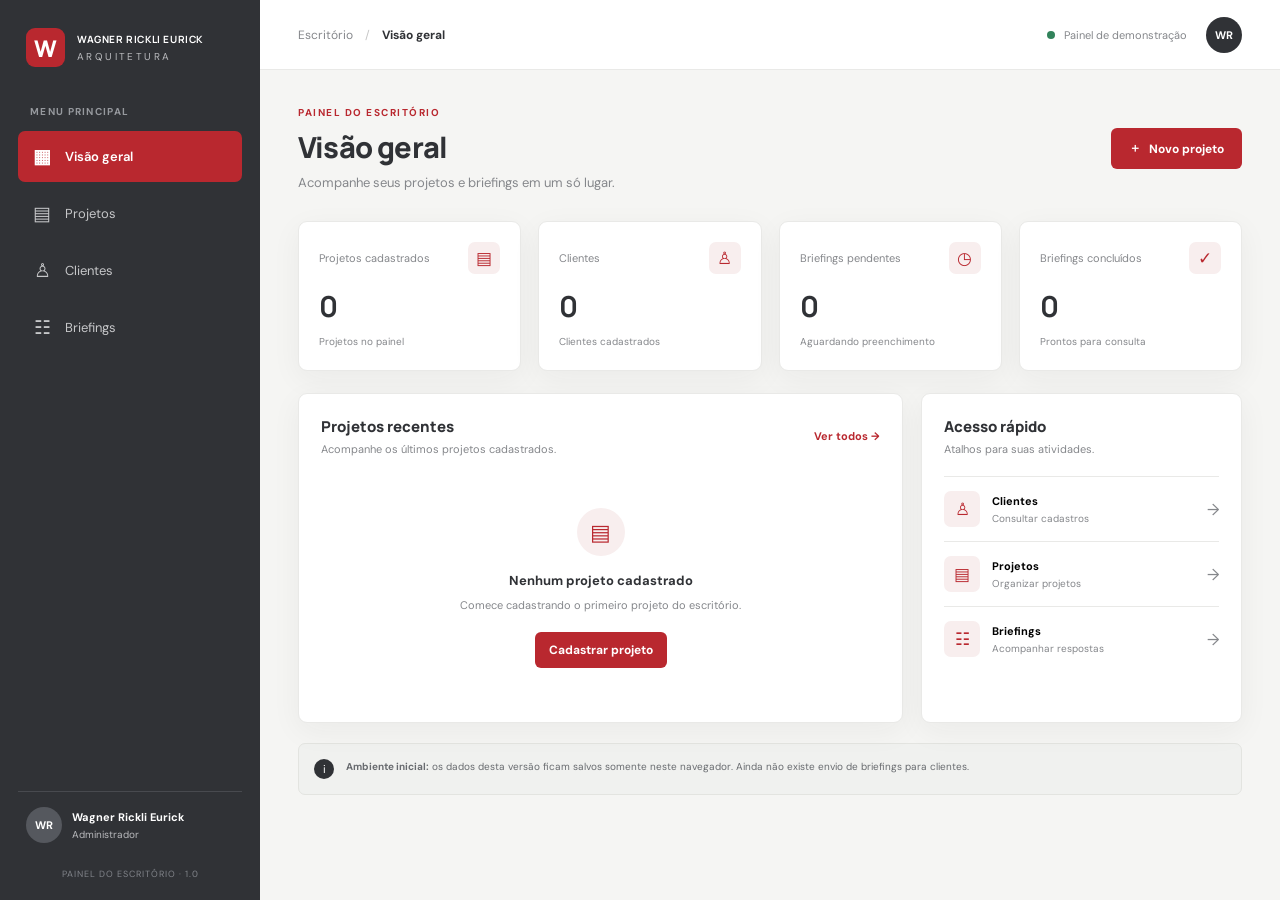
<file: index.html>
<!DOCTYPE html>
<html lang="pt-BR">
<head>
    <meta charset="UTF-8">
    <meta name="viewport" content="width=device-width, initial-scale=1.0">
    <meta name="theme-color" content="#303236">
    <title>Painel | Wagner Rickli Eurick Arquitetura</title>
    <link rel="stylesheet" href="style.css">
    <link rel="preconnect" href="https://fonts.googleapis.com">
    <link rel="preconnect" href="https://fonts.gstatic.com" crossorigin>
    <link href="https://fonts.googleapis.com/css2?family=DM+Sans:wght@400;500;600;700&family=Manrope:wght@400;500;600;700;800&display=swap" rel="stylesheet">
</head>
<body>

<div class="app">

    <aside class="sidebar" id="sidebar">
        <div class="brand">
            <div class="brand-mark">W</div>
            <div class="brand-name">
                <strong>WAGNER RICKLI EURICK</strong>
                <span>ARQUITETURA</span>
            </div>
        </div>

        <div class="menu-label">MENU PRINCIPAL</div>

        <nav class="navigation">
            <button class="nav-item active" data-page="dashboard">
                <span class="nav-icon">▦</span>
                <span>Visão geral</span>
            </button>
            <button class="nav-item" data-page="projects">
                <span class="nav-icon">▤</span>
                <span>Projetos</span>
            </button>
            <button class="nav-item" data-page="clients">
                <span class="nav-icon">♙</span>
                <span>Clientes</span>
            </button>
            <button class="nav-item" data-page="briefings">
                <span class="nav-icon">☷</span>
                <span>Briefings</span>
            </button>
        </nav>

        <div class="sidebar-bottom">
            <div class="office-card">
                <div class="office-avatar">WR</div>
                <div>
                    <strong>Wagner Rickli Eurick</strong>
                    <span>Administrador</span>
                </div>
            </div>
            <p class="sidebar-version">PAINEL DO ESCRITÓRIO · 1.0</p>
        </div>
    </aside>

    <main class="main-content">

        <header class="topbar">
            <button class="mobile-menu" id="mobileMenu" aria-label="Abrir menu">☰</button>
            <div class="breadcrumb">
                Escritório <span>/</span> <strong id="breadcrumbTitle">Visão geral</strong>
            </div>
            <div class="topbar-right">
                <span class="status-dot"></span>
                <span class="online-label">Painel de demonstração</span>
                <div class="top-avatar">WR</div>
            </div>
        </header>

        <div class="page-content">

            <!-- DASHBOARD -->
            <section class="page active" id="page-dashboard">
                <div class="welcome-row">
                    <div>
                        <p class="eyebrow">PAINEL DO ESCRITÓRIO</p>
                        <h1>Visão geral</h1>
                        <p class="subtitle">Acompanhe seus projetos e briefings em um só lugar.</p>
                    </div>
                    <button class="primary-button" id="newProjectButton">
                        <span>＋</span> Novo projeto
                    </button>
                </div>

                <div class="stats-grid">
                    <article class="stat-card">
                        <div class="stat-top">
                            <span>Projetos cadastrados</span>
                            <span class="stat-icon">▤</span>
                        </div>
                        <strong id="totalProjects">0</strong>
                        <small>Projetos no painel</small>
                    </article>

                    <article class="stat-card">
                        <div class="stat-top">
                            <span>Clientes</span>
                            <span class="stat-icon">♙</span>
                        </div>
                        <strong id="totalClients">0</strong>
                        <small>Clientes cadastrados</small>
                    </article>

                    <article class="stat-card">
                        <div class="stat-top">
                            <span>Briefings pendentes</span>
                            <span class="stat-icon">◷</span>
                        </div>
                        <strong id="pendingBriefings">0</strong>
                        <small>Aguardando preenchimento</small>
                    </article>

                    <article class="stat-card">
                        <div class="stat-top">
                            <span>Briefings concluídos</span>
                            <span class="stat-icon">✓</span>
                        </div>
                        <strong id="completedBriefings">0</strong>
                        <small>Prontos para consulta</small>
                    </article>
                </div>

                <div class="content-grid">
                    <section class="panel projects-panel">
                        <div class="panel-heading">
                            <div>
                                <h2>Projetos recentes</h2>
                                <p>Acompanhe os últimos projetos cadastrados.</p>
                            </div>
                            <button class="text-button" data-goto="projects">Ver todos →</button>
                        </div>

                        <div id="recentProjects" class="projects-list">
                            <div class="empty-state">
                                <div class="empty-icon">▤</div>
                                <strong>Nenhum projeto cadastrado</strong>
                                <p>Comece cadastrando o primeiro projeto do escritório.</p>
                                <button class="primary-button small" id="emptyNewProject">Cadastrar projeto</button>
                            </div>
                        </div>
                    </section>

                    <section class="panel quick-panel">
                        <div class="panel-heading">
                            <div>
                                <h2>Acesso rápido</h2>
                                <p>Atalhos para suas atividades.</p>
                            </div>
                        </div>
                        <button class="quick-action" data-goto="clients">
                            <span class="quick-icon">♙</span>
                            <span><strong>Clientes</strong><small>Consultar cadastros</small></span>
                            <span class="quick-arrow">→</span>
                        </button>
                        <button class="quick-action" data-goto="projects">
                            <span class="quick-icon">▤</span>
                            <span><strong>Projetos</strong><small>Organizar projetos</small></span>
                            <span class="quick-arrow">→</span>
                        </button>
                        <button class="quick-action" data-goto="briefings">
                            <span class="quick-icon">☷</span>
                            <span><strong>Briefings</strong><small>Acompanhar respostas</small></span>
                            <span class="quick-arrow">→</span>
                        </button>
                    </section>
                </div>

                <div class="notice">
                    <span class="notice-icon">i</span>
                    <p><strong>Ambiente inicial:</strong> os dados desta versão ficam salvos somente neste navegador. Ainda não existe envio de briefings para clientes.</p>
                </div>
            </section>

            <!-- PROJETOS -->
            <section class="page" id="page-projects">
                <div class="welcome-row">
                    <div>
                        <p class="eyebrow">GESTÃO DO ESCRITÓRIO</p>
                        <h1>Projetos</h1>
                        <p class="subtitle">Cadastre e acompanhe os projetos residenciais.</p>
                    </div>
                    <button class="primary-button" id="projectsNewButton">＋ Novo projeto</button>
                </div>
                <section class="panel">
                    <div class="panel-heading">
                        <div>
                            <h2>Todos os projetos</h2>
                            <p id="projectsCount">0 projetos cadastrados</p>
                        </div>
                    </div>
                    <div id="allProjects" class="projects-list">
                        <div class="empty-state">
                            <div class="empty-icon">▤</div>
                            <strong>Nenhum projeto por aqui</strong>
                            <p>Os projetos cadastrados aparecerão nesta área.</p>
                        </div>
                    </div>
                </section>
            </section>

            <!-- CLIENTES -->
            <section class="page" id="page-clients">
                <div class="welcome-row">
                    <div>
                        <p class="eyebrow">RELACIONAMENTO</p>
                        <h1>Clientes</h1>
                        <p class="subtitle">Consulte os clientes vinculados aos projetos.</p>
                    </div>
                </div>
                <section class="panel">
                    <div class="panel-heading">
                        <div>
                            <h2>Clientes cadastrados</h2>
                            <p>Os clientes serão adicionados ao cadastrar um projeto.</p>
                        </div>
                    </div>
                    <div id="allClients" class="projects-list">
                        <div class="empty-state">
                            <div class="empty-icon">♙</div>
                            <strong>Nenhum cliente cadastrado</strong>
                            <p>Cadastre um projeto para adicionar o primeiro cliente.</p>
                        </div>
                    </div>
                </section>
            </section>

            <!-- BRIEFINGS -->
            <section class="page" id="page-briefings">
                <div class="welcome-row">
                    <div>
                        <p class="eyebrow">COLETA DE INFORMAÇÕES</p>
                        <h1>Briefings</h1>
                        <p class="subtitle">Acompanhe o preenchimento dos briefings residenciais.</p>
                    </div>
                </div>
                <section class="panel">
                    <div class="panel-heading">
                        <div>
                            <h2>Briefings dos projetos</h2>
                            <p>Visualize a situação de cada briefing.</p>
                        </div>
                    </div>
                    <div id="allBriefings" class="projects-list">
                        <div class="empty-state">
                            <div class="empty-icon">☷</div>
                            <strong>Nenhum briefing disponível</strong>
                            <p>Os briefings dos projetos aparecerão nesta área.</p>
                        </div>
                    </div>
                </section>
            </section>

        </div>
    </main>
</div>

<!-- MODAL NOVO PROJETO -->
<div class="modal-overlay" id="projectModal">
    <div class="modal">
        <div class="modal-header">
            <div>
                <p class="eyebrow">CADASTRO</p>
                <h2>Novo projeto</h2>
                <p>Preencha as informações iniciais do cliente.</p>
            </div>
            <button class="close-modal" id="closeModal" aria-label="Fechar">×</button>
        </div>

        <form id="projectForm">
            <label for="clientName">Nome do cliente *</label>
            <input type="text" id="clientName" placeholder="Ex.: João da Silva" required>

            <label for="clientEmail">E-mail do cliente</label>
            <input type="email" id="clientEmail" placeholder="cliente@email.com">

            <label for="projectName">Nome do projeto *</label>
            <input type="text" id="projectName" placeholder="Ex.: Residência Silva" required>

            <label for="projectLocation">Localização</label>
            <input type="text" id="projectLocation" placeholder="Cidade / Estado">

            <label for="projectType">Tipo de projeto</label>
            <select id="projectType">
                <option value="Residencial">Residencial</option>
                <option value="Reforma residencial">Reforma residencial</option>
                <option value="Interiores residenciais">Interiores residenciais</option>
            </select>

            <div class="form-actions">
                <button type="button" class="secondary-button" id="cancelModal">Cancelar</button>
                <button type="submit" class="primary-button">Salvar projeto</button>
            </div>
        </form>
    </div>
</div>

<script src="script.js"></script>
</body>
</html>
</file>
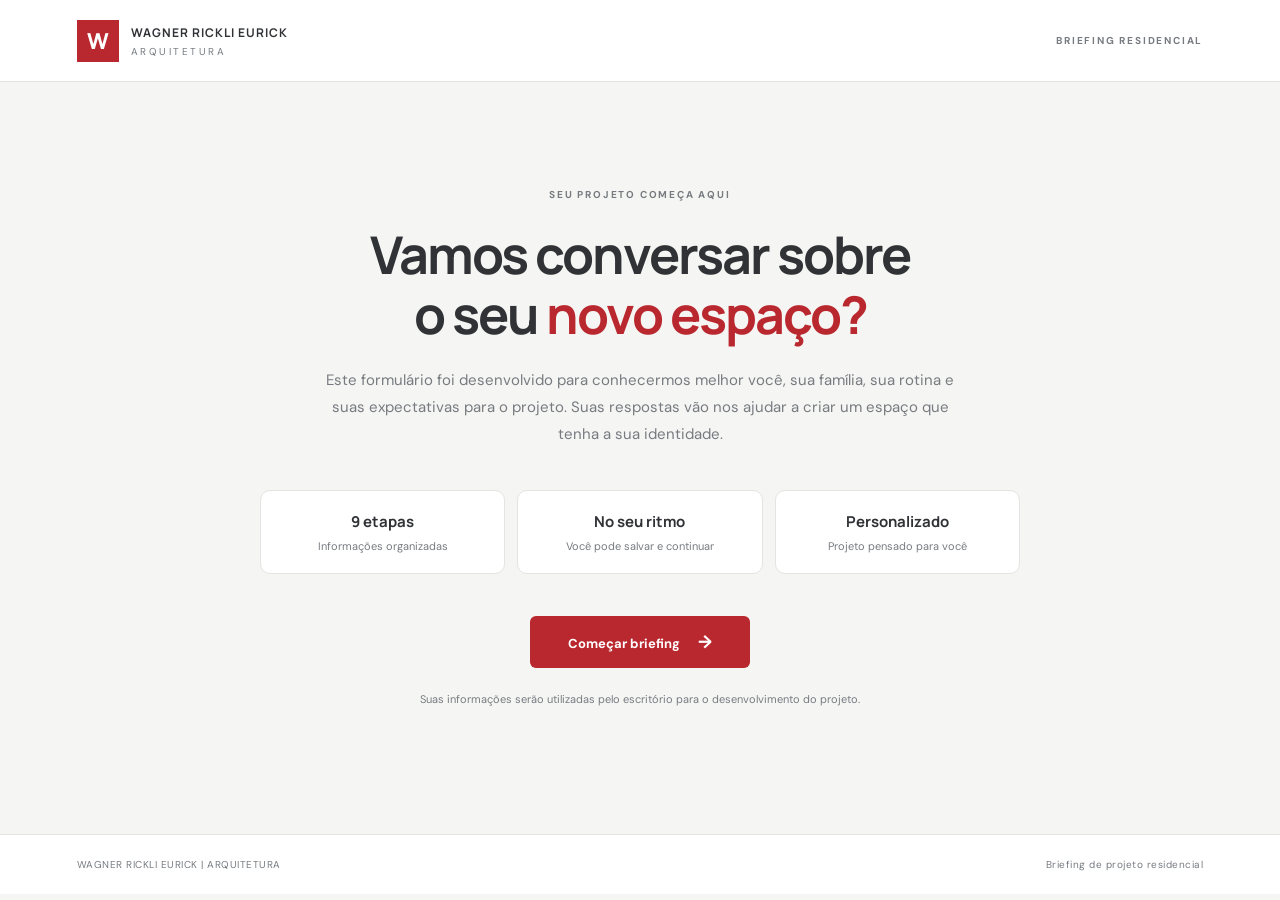
<file: briefing.html>
<!DOCTYPE html>
<html lang="pt-BR">
<head>
  <meta charset="UTF-8">
  <meta name="viewport" content="width=device-width, initial-scale=1.0">
  <meta name="description" content="Briefing de projeto residencial - Wagner Rickli Eurick Arquitetura">
  <title>Briefing Residencial | Wagner Rickli Eurick</title>

  <link rel="preconnect" href="https://fonts.googleapis.com">
  <link rel="preconnect" href="https://fonts.gstatic.com" crossorigin>
  <link href="https://fonts.googleapis.com/css2?family=DM+Sans:wght@400;500;600;700&family=Manrope:wght@400;500;600;700;800&display=swap" rel="stylesheet">

  <link rel="stylesheet" href="briefing.css">
  <script src="briefing.js" defer></script>
</head>
<body>
  <header class="top-header">
    <div class="brand">
      <div class="brand-symbol">W</div>
      <div>
        <strong>WAGNER RICKLI EURICK</strong>
        <span>ARQUITETURA</span>
      </div>
    </div>
    <span class="header-label">BRIEFING RESIDENCIAL</span>
  </header>

  <main class="page-container">
    <section class="intro" id="intro">
      <span class="eyebrow">SEU PROJETO COMEÇA AQUI</span>
      <h1>Vamos conversar sobre<br>o seu <span>novo espaço?</span></h1>
      <p>
        Este formulário foi desenvolvido para conhecermos melhor você,
        sua família, sua rotina e suas expectativas para o projeto.
        Suas respostas vão nos ajudar a criar um espaço que tenha a sua identidade.
      </p>

      <div class="intro-info">
        <div>
          <strong>9 etapas</strong>
          <span>Informações organizadas</span>
        </div>
        <div>
          <strong>No seu ritmo</strong>
          <span>Você pode salvar e continuar</span>
        </div>
        <div>
          <strong>Personalizado</strong>
          <span>Projeto pensado para você</span>
        </div>
      </div>

      <button class="btn btn-primary btn-start" id="startButton">
        Começar briefing <span>→</span>
      </button>
      <p class="privacy-note">
        Suas informações serão utilizadas pelo escritório para o desenvolvimento do projeto.
      </p>
    </section>

    <section class="form-area hidden" id="formArea">
      <div class="form-heading">
        <div>
          <span class="eyebrow">BRIEFING DO PROJETO</span>
          <h2>Conte um pouco sobre você</h2>
        </div>
        <span class="save-status" id="saveStatus">Rascunho salvo neste dispositivo</span>
      </div>

      <div class="progress-area">
        <div class="progress-label">
          <span id="stepCounter">Etapa 1 de 9</span>
          <strong id="progressPercent">11%</strong>
        </div>
        <div class="progress-track">
          <div class="progress-fill" id="progressFill"></div>
        </div>
      </div>

      <div class="step-layout">
        <aside class="step-sidebar">
          <span class="sidebar-title">ETAPAS DO BRIEFING</span>
          <nav id="stepNavigation"></nav>
        </aside>

        <section class="step-content">
          <div id="stepForm"></div>

          <div class="form-navigation">
            <button type="button" class="btn btn-secondary" id="backButton">
              ← Voltar
            </button>
            <button type="button" class="btn btn-primary" id="nextButton">
              Próxima etapa →
            </button>
          </div>
        </section>
      </div>
    </section>

    <section class="success-screen hidden" id="successScreen">
      <div class="success-icon">✓</div>
      <span class="eyebrow">BRIEFING FINALIZADO</span>
      <h1>Obrigado por compartilhar<br>suas ideias!</h1>
      <p>
        Suas respostas foram registradas neste dispositivo.
        Em breve, o escritório poderá utilizar essas informações
        para dar continuidade ao desenvolvimento do seu projeto.
      </p>
      <p class="privacy-note">
        Esta é uma versão de demonstração. O envio direto ao escritório
        será ativado quando o sistema estiver conectado ao banco de dados.
      </p>
    </section>
  </main>

  <footer class="footer">
    <span>WAGNER RICKLI EURICK | ARQUITETURA</span>
    <span>Briefing de projeto residencial</span>
  </footer>
</body>
</html>
</file>
<file: style.css>
:root {
    --red: #B9282F;
    --red-dark: #982128;
    --graphite: #303236;
    --graphite-light: #414449;
    --background: #F5F5F3;
    --white: #FFFFFF;
    --text: #303236;
    --muted: #85878B;
    --border: #E9E9E7;
    --green: #32835B;
    --shadow: 0 8px 30px rgba(30, 30, 30, .05);
}

* {
    margin: 0;
    padding: 0;
    box-sizing: border-box;
}

body {
    font-family: 'DM Sans', sans-serif;
    background: var(--background);
    color: var(--text);
    min-height: 100vh;
}

button, input, select {
    font: inherit;
}

button {
    cursor: pointer;
}

.app {
    min-height: 100vh;
}

/* MENU LATERAL */

.sidebar {
    width: 260px;
    height: 100vh;
    background: var(--graphite);
    color: var(--white);
    position: fixed;
    left: 0;
    top: 0;
    z-index: 20;
    display: flex;
    flex-direction: column;
    padding: 28px 18px 20px;
}

.brand {
    display: flex;
    align-items: center;
    gap: 12px;
    padding: 0 8px 38px;
}

.brand-mark {
    width: 39px;
    height: 39px;
    background: var(--red);
    border-radius: 9px;
    display: grid;
    place-items: center;
    font-family: 'Manrope', sans-serif;
    font-size: 23px;
    font-weight: 800;
}

.brand-name {
    display: flex;
    flex-direction: column;
    gap: 4px;
}

.brand-name strong {
    font-family: 'Manrope', sans-serif;
    font-size: 10px;
    letter-spacing: .6px;
}

.brand-name span {
    font-size: 10px;
    color: #B9BABD;
    letter-spacing: 2.4px;
}

.menu-label {
    color: #96999E;
    font-size: 10px;
    font-weight: 700;
    letter-spacing: 1.3px;
    padding: 0 12px;
    margin-bottom: 13px;
}

.navigation {
    display: flex;
    flex-direction: column;
    gap: 6px;
}

.nav-item {
    display: flex;
    align-items: center;
    gap: 13px;
    width: 100%;
    padding: 13px 14px;
    border: 0;
    border-radius: 7px;
    background: transparent;
    color: #C6C7C9;
    text-align: left;
    font-size: 13px;
    transition: .2s;
}

.nav-item:hover {
    background: var(--graphite-light);
    color: white;
}

.nav-item.active {
    background: var(--red);
    color: white;
    font-weight: 600;
}

.nav-icon {
    width: 20px;
    font-size: 19px;
    text-align: center;
}

.sidebar-bottom {
    margin-top: auto;
}

.office-card {
    display: flex;
    align-items: center;
    gap: 10px;
    padding: 15px 8px;
    border-top: 1px solid #484A4F;
}

.office-avatar, .top-avatar {
    width: 36px;
    height: 36px;
    display: grid;
    place-items: center;
    border-radius: 50%;
    background: #55585E;
    color: white;
    font-size: 11px;
    font-weight: 700;
}

.office-card div:last-child {
    display: flex;
    flex-direction: column;
    gap: 4px;
}

.office-card strong {
    font-size: 11px;
}

.office-card span {
    font-size: 10px;
    color: #B9BABD;
}

.sidebar-version {
    text-align: center;
    color: #81848A;
    font-size: 9px;
    letter-spacing: 1px;
    padding-top: 10px;
}

/* ÁREA PRINCIPAL */

.main-content {
    margin-left: 260px;
    min-height: 100vh;
}

.topbar {
    height: 70px;
    background: var(--white);
    border-bottom: 1px solid var(--border);
    display: flex;
    align-items: center;
    justify-content: space-between;
    padding: 0 38px;
}

.breadcrumb {
    color: var(--muted);
    font-size: 12px;
}

.breadcrumb span {
    padding: 0 9px;
    color: #C6C6C6;
}

.breadcrumb strong {
    color: var(--text);
}

.topbar-right {
    display: flex;
    align-items: center;
    gap: 9px;
}

.status-dot {
    width: 8px;
    height: 8px;
    background: var(--green);
    border-radius: 50%;
}

.online-label {
    color: var(--muted);
    font-size: 11px;
}

.top-avatar {
    margin-left: 10px;
    background: var(--graphite);
}

.mobile-menu {
    display: none;
    border: 0;
    background: transparent;
    font-size: 23px;
}

.page-content {
    padding: 36px 38px 50px;
    max-width: 1500px;
    margin: 0 auto;
}

.page {
    display: none;
}

.page.active {
    display: block;
}

.welcome-row {
    display: flex;
    justify-content: space-between;
    align-items: center;
    gap: 20px;
    margin-bottom: 30px;
}

.eyebrow {
    color: var(--red);
    font-size: 10px;
    font-weight: 700;
    letter-spacing: 1.5px;
    margin-bottom: 8px;
}

h1, h2 {
    font-family: 'Manrope', sans-serif;
}

h1 {
    font-size: 29px;
    font-weight: 800;
    letter-spacing: -.8px;
}

.subtitle {
    color: var(--muted);
    font-size: 13px;
    margin-top: 7px;
}

/* BOTÕES */

.primary-button {
    display: inline-flex;
    align-items: center;
    justify-content: center;
    gap: 8px;
    background: var(--red);
    color: white;
    border: 0;
    border-radius: 6px;
    padding: 12px 18px;
    font-size: 12px;
    font-weight: 700;
    transition: .2s;
}

.primary-button:hover {
    background: var(--red-dark);
    transform: translateY(-1px);
}

.primary-button.small {
    padding: 10px 14px;
}

.secondary-button {
    background: white;
    border: 1px solid var(--border);
    color: var(--text);
    border-radius: 6px;
    padding: 12px 17px;
    font-size: 12px;
}

.text-button {
    border: 0;
    background: transparent;
    color: var(--red);
    font-weight: 700;
    font-size: 11px;
}

/* INDICADORES */

.stats-grid {
    display: grid;
    grid-template-columns: repeat(4, 1fr);
    gap: 17px;
    margin-bottom: 22px;
}

.stat-card {
    background: var(--white);
    padding: 20px;
    border: 1px solid var(--border);
    border-radius: 9px;
    box-shadow: var(--shadow);
}

.stat-top {
    display: flex;
    justify-content: space-between;
    align-items: center;
    color: var(--muted);
    font-size: 11px;
}

.stat-icon {
    width: 32px;
    height: 32px;
    display: grid;
    place-items: center;
    background: #F8EEEE;
    color: var(--red);
    border-radius: 7px;
    font-size: 17px;
}

.stat-card > strong {
    display: block;
    font-family: 'Manrope', sans-serif;
    font-size: 29px;
    margin: 12px 0 3px;
}

.stat-card small {
    color: var(--muted);
    font-size: 10px;
}

/* PAINÉIS */

.content-grid {
    display: grid;
    grid-template-columns: minmax(0, 1.7fr) minmax(260px, .9fr);
    gap: 18px;
}

.panel {
    background: var(--white);
    border: 1px solid var(--border);
    border-radius: 9px;
    padding: 22px;
    box-shadow: var(--shadow);
}

.panel-heading {
    display: flex;
    justify-content: space-between;
    align-items: center;
    gap: 15px;
    margin-bottom: 20px;
}

.panel-heading h2 {
    font-size: 15px;
    font-weight: 800;
}

.panel-heading p {
    color: var(--muted);
    font-size: 11px;
    margin-top: 5px;
}

/* PROJETOS */

.projects-list {
    display: flex;
    flex-direction: column;
}

.project-row {
    display: flex;
    align-items: center;
    justify-content: space-between;
    gap: 15px;
    padding: 16px 0;
    border-top: 1px solid var(--border);
}

.project-main {
    display: flex;
    align-items: center;
    gap: 12px;
    min-width: 0;
}

.project-symbol {
    width: 39px;
    height: 39px;
    flex-shrink: 0;
    display: grid;
    place-items: center;
    background: #F8EEEE;
    color: var(--red);
    border-radius: 7px;
    font-size: 17px;
}

.project-info {
    min-width: 0;
}

.project-info strong {
    display: block;
    font-size: 12px;
    overflow-wrap: anywhere;
}

.project-info span {
    display: block;
    color: var(--muted);
    font-size: 10px;
    margin-top: 5px;
}

.project-status {
    background: #F2F3F1;
    color: #686B6F;
    border-radius: 20px;
    padding: 6px 10px;
    font-size: 9px;
    white-space: nowrap;
}

.empty-state {
    text-align: center;
    padding: 32px 12px;
}

.empty-icon {
    width: 48px;
    height: 48px;
    display: grid;
    place-items: center;
    margin: 0 auto 13px;
    background: #F8EEEE;
    color: var(--red);
    border-radius: 50%;
    font-size: 22px;
}

.empty-state strong {
    font-size: 13px;
}

.empty-state p {
    color: var(--muted);
    font-size: 11px;
    line-height: 1.6;
    margin: 7px 0 17px;
}

/* ACESSO RÁPIDO */

.quick-action {
    display: flex;
    align-items: center;
    gap: 12px;
    width: 100%;
    padding: 14px 0;
    background: transparent;
    border: 0;
    border-top: 1px solid var(--border);
    text-align: left;
}

.quick-icon {
    width: 36px;
    height: 36px;
    background: #F8EEEE;
    color: var(--red);
    border-radius: 7px;
    display: grid;
    place-items: center;
    font-size: 17px;
}

.quick-action > span:nth-child(2) {
    flex: 1;
    display: flex;
    flex-direction: column;
    gap: 4px;
}

.quick-action strong {
    font-size: 11px;
}

.quick-action small {
    color: var(--muted);
    font-size: 10px;
}

.quick-arrow {
    color: var(--muted);
}

/* AVISO */

.notice {
    display: flex;
    gap: 12px;
    align-items: flex-start;
    background: #F0F1EF;
    border: 1px solid #E3E4E0;
    padding: 15px;
    border-radius: 7px;
    margin-top: 20px;
}

.notice-icon {
    width: 20px;
    height: 20px;
    flex-shrink: 0;
    display: grid;
    place-items: center;
    background: var(--graphite);
    color: white;
    border-radius: 50%;
    font-size: 11px;
}

.notice p {
    color: #686B6F;
    font-size: 10px;
    line-height: 1.6;
}

/* MODAL */

.modal-overlay {
    display: none;
    position: fixed;
    inset: 0;
    z-index: 50;
    background: rgba(25, 26, 28, .6);
    align-items: center;
    justify-content: center;
    padding: 20px;
}

.modal-overlay.show {
    display: flex;
}

.modal {
    width: 100%;
    max-width: 490px;
    max-height: 90vh;
    overflow-y: auto;
    background: white;
    border-radius: 11px;
    padding: 26px;
    box-shadow: 0 20px 70px rgba(0,0,0,.2);
    animation: modalIn .2s ease;
}

@keyframes modalIn {
    from { opacity: 0; transform: translateY(10px); }
    to { opacity: 1; transform: translateY(0); }
}

.modal-header {
    display: flex;
    justify-content: space-between;
    margin-bottom: 24px;
}

.modal-header h2 {
    font-size: 21px;
}

.modal-header p:last-child {
    color: var(--muted);
    font-size: 11px;
    margin-top: 6px;
}

.close-modal {
    border: 0;
    background: transparent;
    color: var(--muted);
    font-size: 27px;
    height: 30px;
}

.modal form {
    display: flex;
    flex-direction: column;
}

.modal label {
    font-size: 11px;
    font-weight: 700;
    margin: 13px 0 7px;
}

.modal input, .modal select {
    width: 100%;
    padding: 12px;
    border: 1px solid var(--border);
    border-radius: 6px;
    outline: none;
    font-size: 12px;
    background: white;
}

.modal input:focus, .modal select:focus {
    border-color: var(--red);
    box-shadow: 0 0 0 3px rgba(185,40,47,.08);
}

.form-actions {
    display: flex;
    justify-content: flex-end;
    gap: 10px;
    margin-top: 25px;
}

/* RESPONSIVIDADE */

@media (max-width: 1100px) {
    .stats-grid {
        grid-template-columns: repeat(2, 1fr);
    }

    .content-grid {
        grid-template-columns: 1fr;
    }
}

@media (max-width: 760px) {
    .sidebar {
        transform: translateX(-100%);
        transition: .25s;
    }

    .sidebar.open {
        transform: translateX(0);
        box-shadow: 10px 0 35px rgba(0,0,0,.2);
    }

    .main-content {
        margin-left: 0;
    }

    .topbar {
        height: 60px;
        padding: 0 18px;
        gap: 12px;
    }

    .mobile-menu {
        display: block;
    }

    .breadcrumb {
        flex: 1;
        font-size: 11px;
    }

    .online-label {
        display: none;
    }

    .page-content {
        padding: 27px 18px 40px;
    }

    .welcome-row {
        align-items: flex-start;
        flex-direction: column;
        gap: 17px;
    }

    h1 {
        font-size: 25px;
    }

    .stats-grid {
        gap: 10px;
    }

    .stat-card {
        padding: 15px;
    }

    .stat-top {
        font-size: 10px;
    }

    .stat-card > strong {
        font-size: 25px;
    }
}

@media (max-width: 420px) {
    .stats-grid {
        grid-template-columns: 1fr 1fr;
    }

    .stat-card {
        padding: 12px;
    }

    .stat-top {
        font-size: 9px;
    }

    .stat-icon {
        width: 27px;
        height: 27px;
    }

    .panel {
        padding: 16px;
    }

    .project-status {
        font-size: 8px;
        padding: 5px 7px;
    }

    .modal {
        padding: 20px;
    }

    .form-actions {
        flex-direction: column-reverse;
    }

    .form-actions button {
        width: 100%;
    }
}
</file>
<file: briefing.css>
:root {
  --red: #B9282F;
  --graphite: #303236;
  --white: #FFFFFF;
  --background: #F5F5F3;
  --text: #303236;
  --muted: #777B80;
  --border: #E4E4E1;
  --soft-red: #F9EDEE;
  --green: #367A57;
}

* {
  box-sizing: border-box;
  margin: 0;
  padding: 0;
}

body {
  font-family: "DM Sans", sans-serif;
  color: var(--text);
  background: var(--background);
  min-height: 100vh;
}

button, input, textarea, select {
  font: inherit;
}

.top-header {
  min-height: 82px;
  background: var(--white);
  border-bottom: 1px solid var(--border);
  display: flex;
  align-items: center;
  justify-content: space-between;
  padding: 16px 6%;
}

.brand {
  display: flex;
  align-items: center;
  gap: 12px;
}

.brand-symbol {
  width: 42px;
  height: 42px;
  background: var(--red);
  color: white;
  display: grid;
  place-items: center;
  font-family: "Manrope", sans-serif;
  font-size: 22px;
  font-weight: 800;
}

.brand strong,
.brand span {
  display: block;
}

.brand strong {
  font-family: "Manrope", sans-serif;
  font-size: 12px;
  letter-spacing: 1px;
}

.brand span {
  margin-top: 4px;
  color: var(--muted);
  font-size: 10px;
  letter-spacing: 2.5px;
}

.header-label,
.eyebrow,
.sidebar-title {
  font-size: 10px;
  font-weight: 700;
  letter-spacing: 1.8px;
  color: var(--muted);
}

.page-container {
  width: min(1120px, 90%);
  margin: 0 auto;
  padding: 65px 0 90px;
}

.intro {
  max-width: 760px;
  margin: 35px auto;
  text-align: center;
}

.intro h1,
.success-screen h1 {
  font-family: "Manrope", sans-serif;
  font-size: clamp(34px, 5vw, 52px);
  line-height: 1.15;
  letter-spacing: -2px;
  margin: 22px 0;
}

.intro h1 span {
  color: var(--red);
}

.intro > p,
.success-screen > p {
  color: var(--muted);
  font-size: 15px;
  line-height: 1.8;
  max-width: 650px;
  margin: 0 auto;
}

.intro-info {
  display: grid;
  grid-template-columns: repeat(3, 1fr);
  gap: 12px;
  margin: 42px 0;
}

.intro-info div {
  background: white;
  border: 1px solid var(--border);
  border-radius: 10px;
  padding: 20px 10px;
}

.intro-info strong,
.intro-info span {
  display: block;
}

.intro-info strong {
  font-family: "Manrope", sans-serif;
  font-size: 15px;
  margin-bottom: 7px;
}

.intro-info span {
  color: var(--muted);
  font-size: 11px;
}

.btn {
  border: 0;
  border-radius: 6px;
  padding: 14px 22px;
  cursor: pointer;
  font-size: 13px;
  font-weight: 700;
  transition: 0.2s;
}

.btn-primary {
  background: var(--red);
  color: white;
}

.btn-primary:hover {
  background: #982128;
  transform: translateY(-1px);
}

.btn-secondary {
  background: white;
  color: var(--graphite);
  border: 1px solid var(--border);
}

.btn-secondary:hover {
  background: #F0F0EE;
}

.btn-start {
  min-width: 220px;
}

.btn-start span {
  margin-left: 15px;
  font-size: 18px;
}

.privacy-note {
  margin-top: 22px !important;
  font-size: 11px !important;
}

.hidden {
  display: none !important;
}

.form-heading {
  display: flex;
  justify-content: space-between;
  align-items: center;
  gap: 20px;
  margin-bottom: 30px;
}

.form-heading h2 {
  font-family: "Manrope", sans-serif;
  font-size: 27px;
  margin-top: 10px;
}

.save-status {
  color: var(--green);
  font-size: 11px;
  background: #EAF3ED;
  padding: 9px 12px;
  border-radius: 20px;
}

.progress-area {
  margin-bottom: 30px;
}

.progress-label {
  display: flex;
  justify-content: space-between;
  font-size: 12px;
  margin-bottom: 10px;
}

.progress-label strong {
  color: var(--red);
}

.progress-track {
  height: 5px;
  background: #E4E4E1;
  border-radius: 10px;
  overflow: hidden;
}

.progress-fill {
  width: 11%;
  height: 100%;
  background: var(--red);
  transition: width 0.3s;
}

.step-layout {
  display: grid;
  grid-template-columns: 235px 1fr;
  gap: 24px;
  align-items: start;
}

.step-sidebar,
.step-content {
  background: white;
  border: 1px solid var(--border);
  border-radius: 10px;
}

.step-sidebar {
  padding: 22px 15px;
}

.sidebar-title {
  display: block;
  margin: 0 8px 17px;
  font-size: 9px;
}

.step-nav-item {
  width: 100%;
  display: flex;
  align-items: center;
  gap: 10px;
  padding: 11px 8px;
  background: transparent;
  border: 0;
  border-radius: 6px;
  text-align: left;
  color: var(--muted);
  font-size: 11px;
  cursor: pointer;
  margin-bottom: 4px;
}

.step-nav-item:hover {
  background: #F7F7F5;
}

.step-nav-item.active {
  color: var(--red);
  background: var(--soft-red);
  font-weight: 700;
}

.step-number {
  width: 23px;
  height: 23px;
  display: grid;
  place-items: center;
  border: 1px solid var(--border);
  border-radius: 50%;
  font-size: 10px;
  flex-shrink: 0;
}

.step-nav-item.active .step-number {
  color: white;
  background: var(--red);
  border-color: var(--red);
}

.step-content {
  padding: 32px;
  min-height: 510px;
}

.step-kicker {
  color: var(--red);
  font-size: 10px;
  font-weight: 700;
  letter-spacing: 1.5px;
}

.step-title {
  font-family: "Manrope", sans-serif;
  font-size: 25px;
  margin: 10px 0;
}

.step-description {
  color: var(--muted);
  font-size: 13px;
  line-height: 1.7;
  margin-bottom: 28px;
}

.fields-grid {
  display: grid;
  grid-template-columns: repeat(2, minmax(0, 1fr));
  gap: 22px 16px;
}

.field {
  min-width: 0;
}

.field.full {
  grid-column: 1 / -1;
}

.field label,
.field legend {
  display: block;
  font-size: 12px;
  font-weight: 700;
  margin-bottom: 9px;
}

.required {
  color: var(--red);
}

.field input,
.field select,
.field textarea {
  width: 100%;
  border: 1px solid var(--border);
  border-radius: 6px;
  background: white;
  color: var(--text);
  padding: 13px 12px;
  font-size: 13px;
  outline: none;
}

.field input:focus,
.field select:focus,
.field textarea:focus {
  border-color: var(--red);
  box-shadow: 0 0 0 3px rgba(185, 40, 47, 0.08);
}

.field textarea {
  min-height: 105px;
  resize: vertical;
  line-height: 1.6;
}

.field select:invalid {
  color: #929292;
}

.field fieldset {
  border: 0;
}

.choice-list {
  display: grid;
  grid-template-columns: repeat(2, minmax(0, 1fr));
  gap: 9px;
}

.choice-option {
  display: flex;
  align-items: flex-start;
  gap: 9px;
  border: 1px solid var(--border);
  border-radius: 6px;
  padding: 12px;
  cursor: pointer;
  font-size: 12px;
  line-height: 1.5;
}

.choice-option:hover {
  border-color: #C9A0A2;
  background: #FFFAFA;
}

.choice-option input {
  width: auto;
  margin-top: 2px;
  accent-color: var(--red);
}

.form-navigation {
  display: flex;
  justify-content: space-between;
  gap: 12px;
  border-top: 1px solid var(--border);
  margin-top: 35px;
  padding-top: 22px;
}

.form-navigation button {
  min-width: 125px;
}

.success-screen {
  max-width: 650px;
  margin: 70px auto;
  text-align: center;
}

.success-icon {
  width: 65px;
  height: 65px;
  display: grid;
  place-items: center;
  border-radius: 50%;
  margin: 0 auto 28px;
  background: #EAF3ED;
  color: var(--green);
  font-size: 30px;
}

.success-screen .eyebrow {
  color: var(--green);
}

.footer {
  border-top: 1px solid var(--border);
  background: white;
  padding: 23px 6%;
  display: flex;
  justify-content: space-between;
  gap: 15px;
  color: var(--muted);
  font-size: 10px;
  letter-spacing: 0.5px;
}

@media (max-width: 800px) {
  .step-layout {
    grid-template-columns: 1fr;
  }

  .step-sidebar {
    padding: 15px;
  }

  .step-sidebar nav {
    display: flex;
    overflow-x: auto;
    gap: 6px;
  }

  .step-nav-item {
    min-width: 145px;
    margin: 0;
  }

  .sidebar-title {
    margin-bottom: 10px;
  }

  .page-container {
    padding-top: 40px;
  }
}

@media (max-width: 560px) {
  .top-header {
    padding: 13px 5%;
  }

  .header-label {
    display: none;
  }

  .brand strong {
    font-size: 10px;
  }

  .intro-info {
    grid-template-columns: 1fr;
    gap: 8px;
    margin: 28px 0;
  }

  .intro-info div {
    padding: 14px;
  }

  .form-heading {
    align-items: flex-start;
    flex-direction: column;
  }

  .step-content {
    padding: 22px 17px;
  }

  .fields-grid,
  .choice-list {
    grid-template-columns: 1fr;
  }

  .form-navigation button {
    min-width: 0;
    flex: 1;
    padding: 13px 9px;
  }

  .footer {
    flex-direction: column;
    text-align: center;
  }
}
</file>
